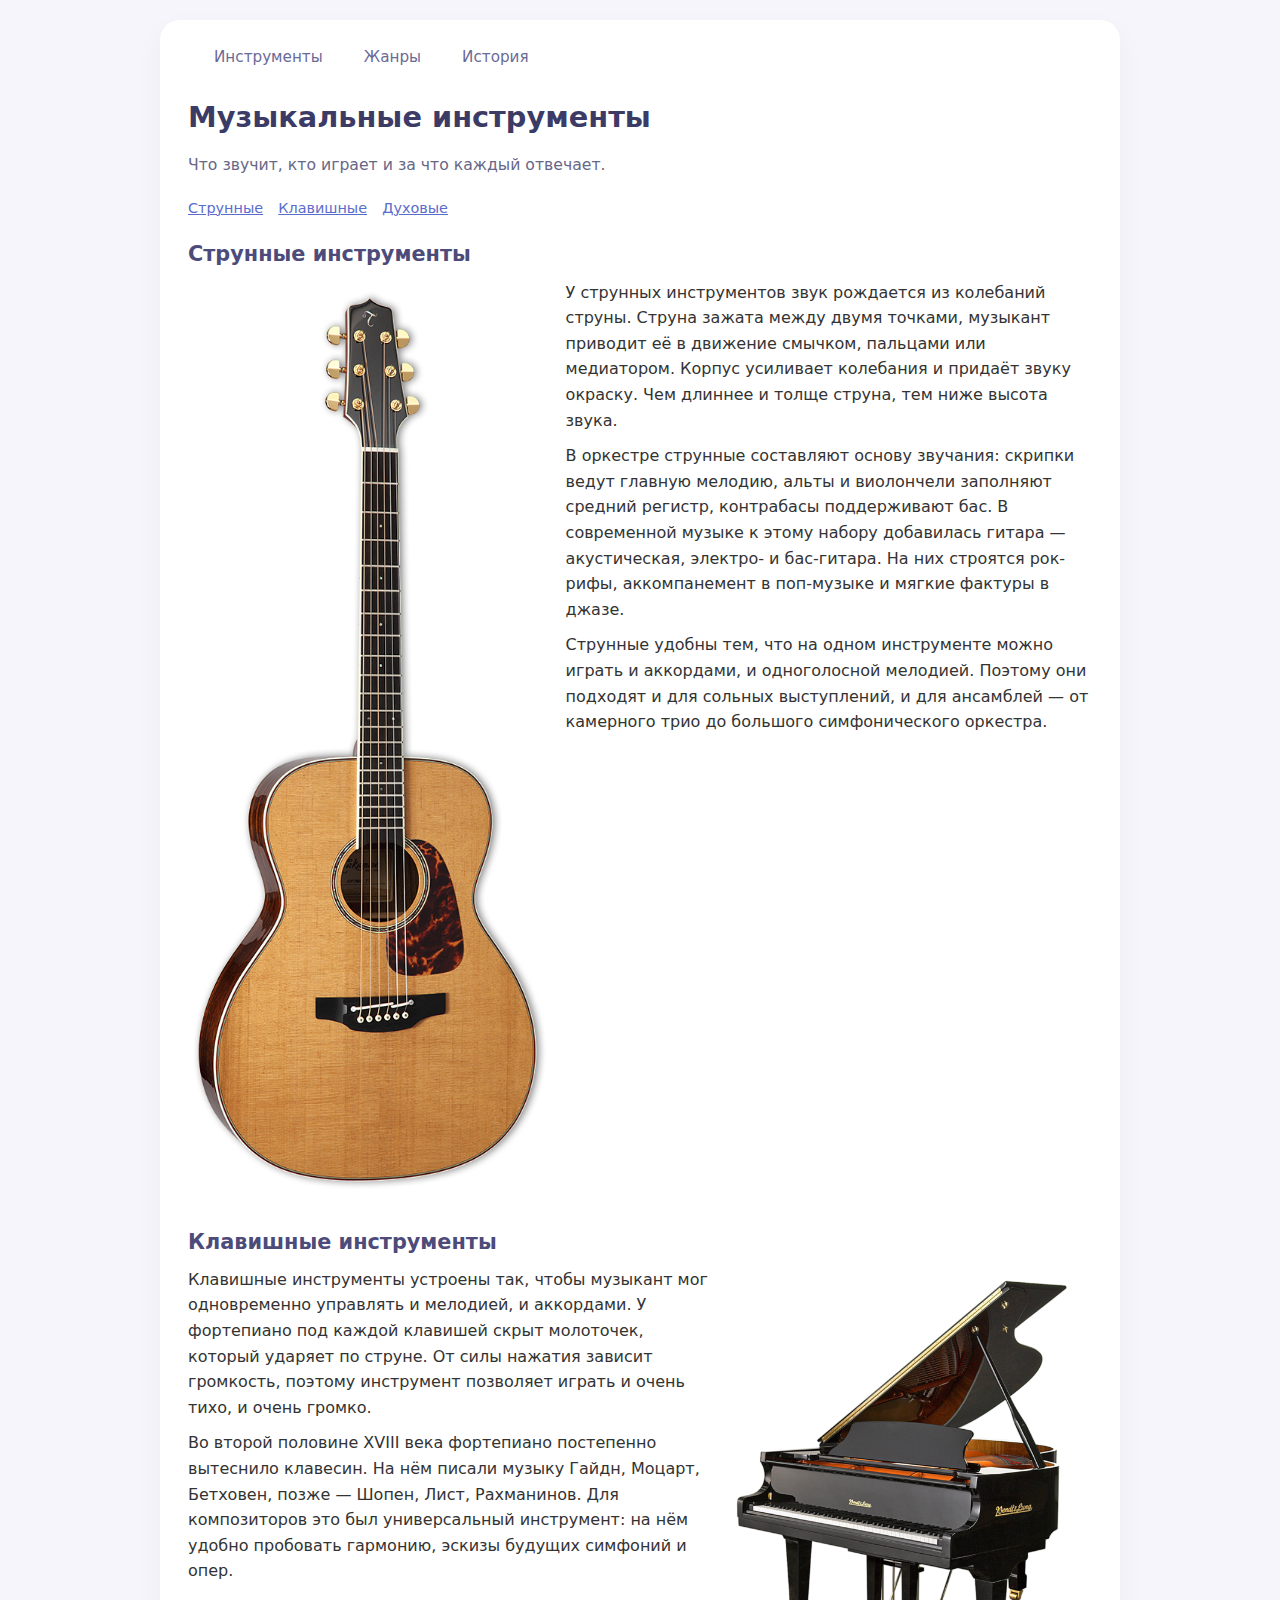
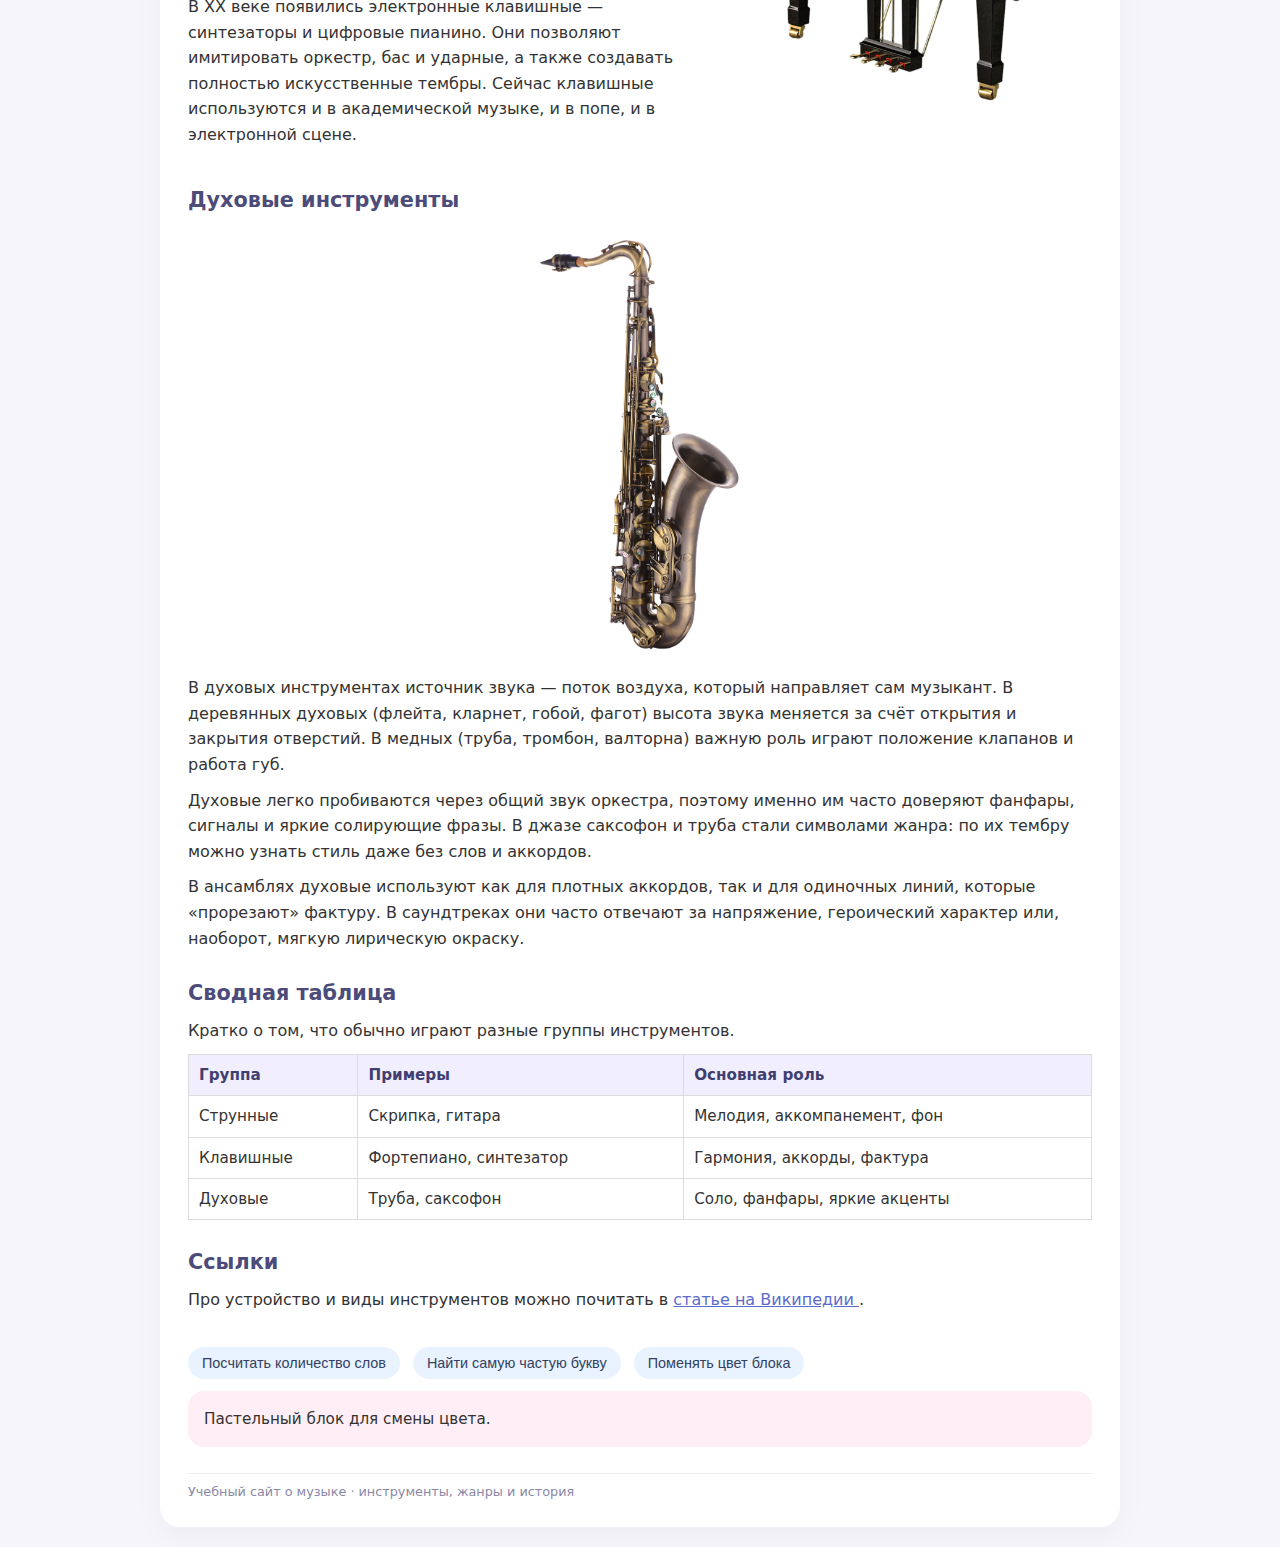
<file: index.html>
<!DOCTYPE html>
<html lang="ru">
<head>
  <meta charset="UTF-8">
  <title>Музыкальные инструменты</title>
  <meta name="description" content="Краткий сайт о музыкальных инструментах, жанрах и истории музыки.">
  <meta name="keywords" content="музыка, инструменты, жанры, история, сайт">
  <meta name="viewport" content="width=device-width, initial-scale=1.0">
  <link rel="stylesheet" href="styles.css">
  <script src="script.js" defer></script>
</head>
<body>
  <div class="container">
    <header>

      <nav>
        <a href="index.html">Инструменты</a>
        <a href="genres.html">Жанры</a>
        <a href="history.html">История</a>
      </nav>
    </header>

    <main>
      <h1>Музыкальные инструменты</h1>
      <p class="tagline">Что звучит, кто играет и за что каждый отвечает.</p>

      <div class="anchor-menu">
        <a href="#strings">Струнные</a>
        <a href="#keys">Клавишные</a>
        <a href="#winds">Духовые</a>
      </div>

      <section id="strings" class="clearfix">
        <h2>Струнные инструменты</h2>
        <img src="guitar.jpg" alt="Гитара" class="img-left">
        <p>
          У струнных инструментов звук рождается из колебаний струны. Струна зажата между двумя точками, 
          музыкант приводит её в движение смычком, пальцами или медиатором. Корпус усиливает колебания и 
          придаёт звуку окраску. Чем длиннее и толще струна, тем ниже высота звука.
        </p>
        <p>
          В оркестре струнные составляют основу звучания: скрипки ведут главную мелодию, альты и виолончели 
          заполняют средний регистр, контрабасы поддерживают бас. В современной музыке к этому набору 
          добавилась гитара — акустическая, электро- и бас-гитара. На них строятся рок-рифы, аккомпанемент 
          в поп-музыке и мягкие фактуры в джазе.
        </p>
        <p>
          Струнные удобны тем, что на одном инструменте можно играть и аккордами, и одноголосной мелодией. 
          Поэтому они подходят и для сольных выступлений, и для ансамблей — от камерного трио до большого 
          симфонического оркестра.
        </p>
      </section>

      <section id="keys" class="clearfix">
        <h2>Клавишные инструменты</h2>
        <img src="piano.jpg" alt="Фортепиано" class="img-right">
        <p>
          Клавишные инструменты устроены так, чтобы музыкант мог одновременно управлять и мелодией, 
          и аккордами. У фортепиано под каждой клавишей скрыт молоточек, который ударяет по струне. 
          От силы нажатия зависит громкость, поэтому инструмент позволяет играть и очень тихо, и очень громко.
        </p>
        <p>        
          Во второй половине XVIII века фортепиано постепенно вытеснило клавесин. На нём писали музыку  
          Гайдн, Моцарт, Бетховен, позже — Шопен, Лист, Рахманинов. Для композиторов это был универсальный 
          инструмент: на нём удобно пробовать гармонию, эскизы будущих симфоний и опер.
        </p>
        <p>
          В XX веке появились электронные клавишные — синтезаторы и цифровые пианино. Они позволяют 
          имитировать оркестр, бас и ударные, а также создавать полностью искусственные тембры. Сейчас 
          клавишные используются и в академической музыке, и в попе, и в электронной сцене.
        </p>

      </section>

      <section id="winds">
  <h2>Духовые инструменты</h2>
  <img src="jazz.jpg" alt="Саксофон" class="img-none">
        <p>
          В духовых инструментах источник звука — поток воздуха, который направляет сам музыкант. 
          В деревянных духовых (флейта, кларнет, гобой, фагот) высота звука меняется за счёт открытия 
          и закрытия отверстий. В медных (труба, тромбон, валторна) важную роль играют положение 
          клапанов и работа губ.
        </p>
        <p>
          Духовые легко пробиваются через общий звук оркестра, поэтому именно им часто доверяют 
          фанфары, сигналы и яркие солирующие фразы. В джазе саксофон и труба стали символами жанра: 
          по их тембру можно узнать стиль даже без слов и аккордов.
        </p>
        <p>
          В ансамблях духовые используют как для плотных аккордов, так и для одиночных линий, 
          которые «прорезают» фактуру. В саундтреках они часто отвечают за напряжение, героический 
          характер или, наоборот, мягкую лирическую окраску.
        </p>

</section>


      <section>
        <h2>Сводная таблица</h2>
        <p>Кратко о том, что обычно играют разные группы инструментов.</p>
        <table>
          <thead>
            <tr>
              <th>Группа</th>
              <th>Примеры</th>
              <th>Основная роль</th>
            </tr>
          </thead>
          <tbody>
            <tr>
              <td>Струнные</td>
              <td>Скрипка, гитара</td>
              <td>Мелодия, аккомпанемент, фон</td>
            </tr>
            <tr>
              <td>Клавишные</td>
              <td>Фортепиано, синтезатор</td>
              <td>Гармония, аккорды, фактура</td>
            </tr>
            <tr>
              <td>Духовые</td>
              <td>Труба, саксофон</td>
              <td>Соло, фанфары, яркие акценты</td>
            </tr>
          </tbody>
        </table>
      </section>

      <section>
        <h2>Ссылки</h2>
        <p>
          Про устройство и виды инструментов можно почитать в
          <a href="https://ru.wikipedia.org/wiki/Музыкальный_инструмент" target="_blank" rel="noopener noreferrer">
            статье на Википедии
          </a>.
        </p>
      </section>

      <section>
        <button class="btn" onclick="countWords()">Посчитать количество слов</button>
        <button class="btn" onclick="mostFrequentLetter()">Найти самую частую букву</button>
        <button class="btn" onclick="changeColor()">Поменять цвет блока</button>

        <div id="colorBox">
          Пастельный блок для смены цвета.
        </div>
      </section>
    </main>

    <footer>
      Учебный сайт о музыке · инструменты, жанры и история
    </footer>
  </div>
</body>
</html>
</file>
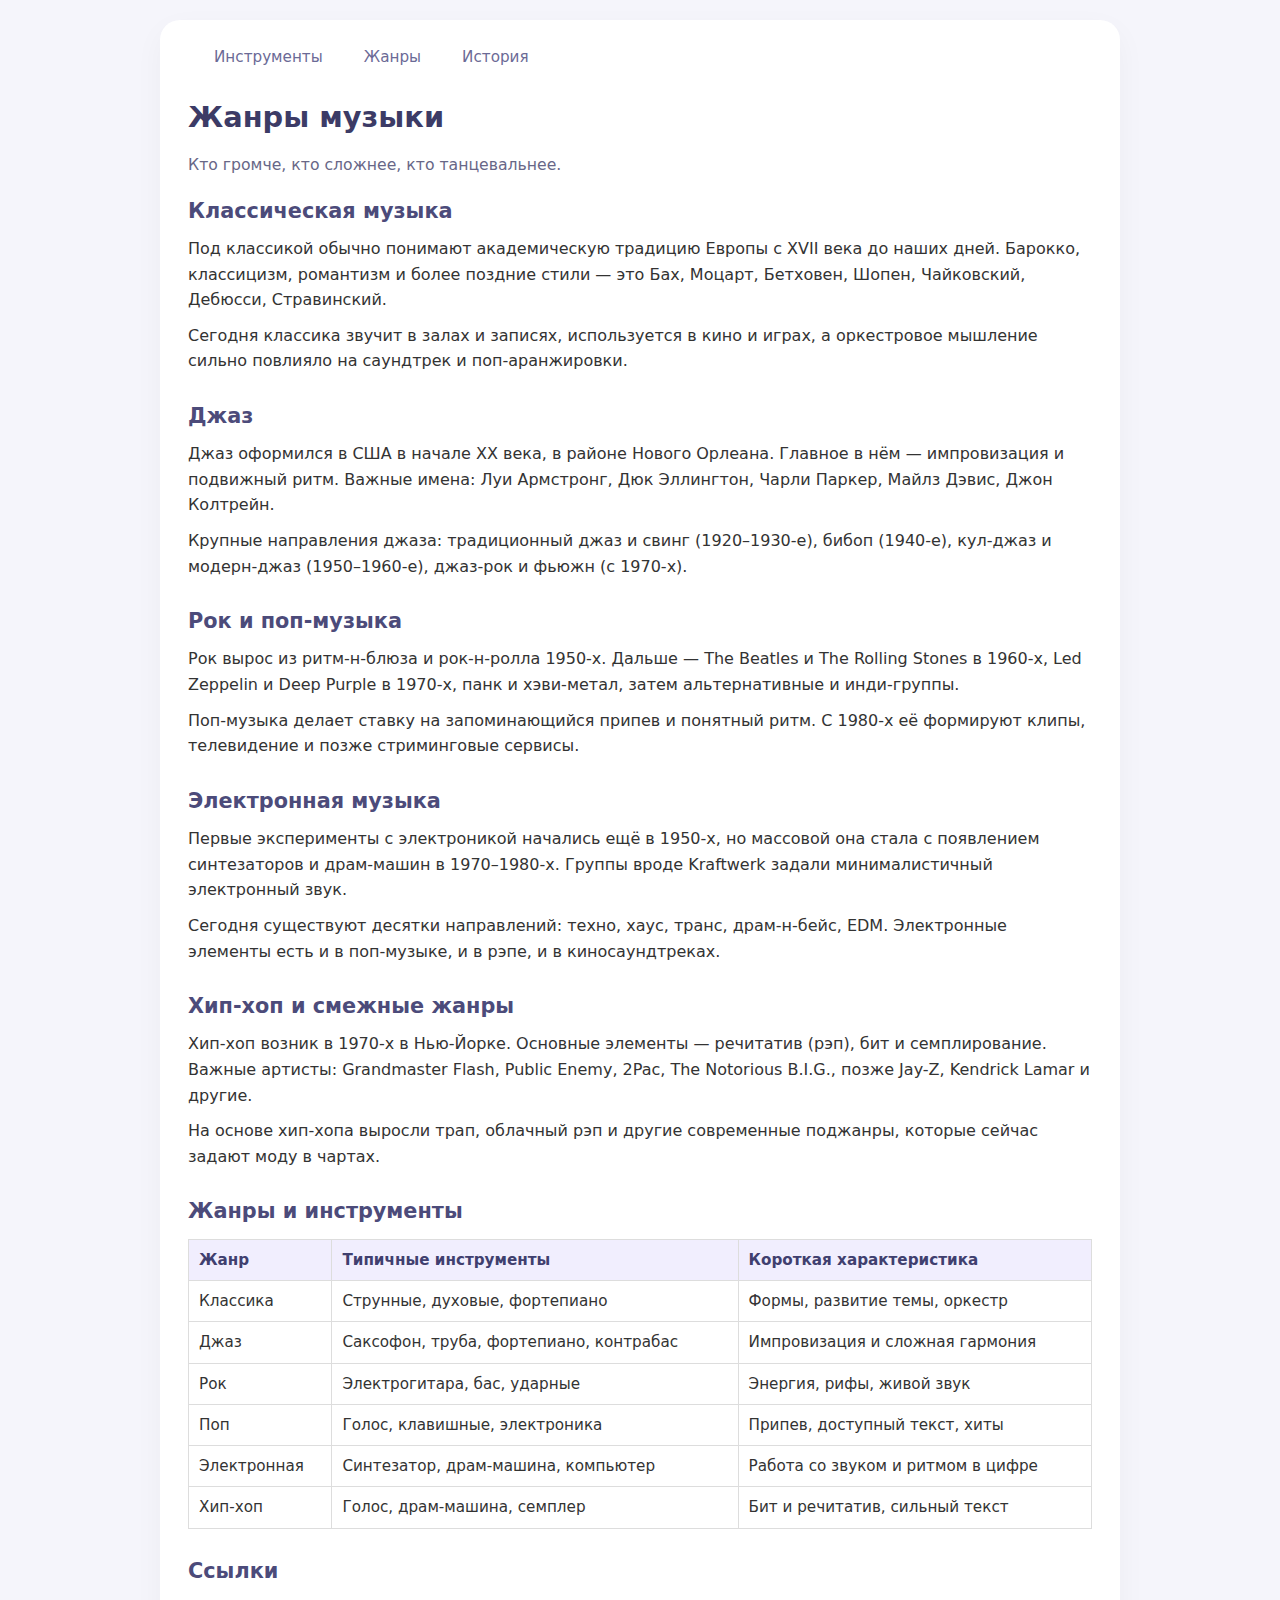
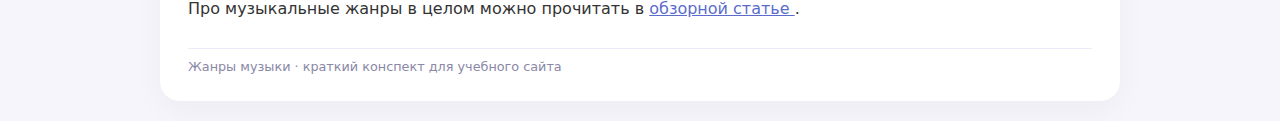
<file: genres.html>
<!DOCTYPE html>
<html lang="ru">
<head>
  <meta charset="UTF-8">
  <title>Жанры музыки</title>
  <meta name="description" content="Основные музыкальные жанры XX–XXI веков с короткими пояснениями.">
  <meta name="keywords" content="музыкальные жанры, классика, джаз, рок, поп, электронная, хип-хоп">
  <meta name="viewport" content="width=device-width, initial-scale=1.0">
  <link rel="stylesheet" href="styles.css">
  <script src="script.js" defer></script>
</head>
<body>
  <div class="container">
    <header>
      <nav>
        <a href="index.html">Инструменты</a>
        <a href="genres.html">Жанры</a>
        <a href="history.html">История</a>
      </nav>
    </header>

    <main>
      <h1>Жанры музыки</h1>
      <p class="tagline">Кто громче, кто сложнее, кто танцевальнее.</p>

      <section>
        <h2>Классическая музыка</h2>
        <p>
          Под классикой обычно понимают академическую традицию Европы с XVII века до наших дней. 
          Барокко, классицизм, романтизм и более поздние стили — это Бах, Моцарт, Бетховен, Шопен, Чайковский, Дебюсси, Стравинский.
        </p>
        <p>
          Сегодня классика звучит в залах и записях, используется в кино и играх, а оркестровое мышление сильно повлияло на саундтрек и поп-аранжировки.
        </p>
      </section>

      <section>
        <h2>Джаз</h2>
        <p>
          Джаз оформился в США в начале XX века, в районе Нового Орлеана. Главное в нём — импровизация и подвижный ритм. 
          Важные имена: Луи Армстронг, Дюк Эллингтон, Чарли Паркер, Майлз Дэвис, Джон Колтрейн.
        </p>
        <p>
          Крупные направления джаза: традиционный джаз и свинг (1920–1930-е), бибоп (1940-е), кул-джаз и модерн-джаз (1950–1960-е), джаз-рок и фьюжн (с 1970-х).
        </p>
      </section>

      <section>
        <h2>Рок и поп-музыка</h2>
        <p>
          Рок вырос из ритм-н-блюза и рок-н-ролла 1950-х. Дальше — The Beatles и The Rolling Stones в 1960-х, 
          Led Zeppelin и Deep Purple в 1970-х, панк и хэви-метал, затем альтернативные и инди-группы.
        </p>
        <p>
          Поп-музыка делает ставку на запоминающийся припев и понятный ритм. 
          С 1980-х её формируют клипы, телевидение и позже стриминговые сервисы.
        </p>
      </section>

      <section>
        <h2>Электронная музыка</h2>
        <p>
          Первые эксперименты с электроникой начались ещё в 1950-х, но массовой она стала с появлением синтезаторов и драм‑машин в 1970–1980-х. 
          Группы вроде Kraftwerk задали минималистичный электронный звук.
        </p>
        <p>
          Сегодня существуют десятки направлений: техно, хаус, транc, драм-н-бейс, EDM. 
          Электронные элементы есть и в поп-музыке, и в рэпе, и в киносаундтреках.
        </p>
      </section>

      <section>
        <h2>Хип-хоп и смежные жанры</h2>
        <p>
          Хип‑хоп возник в 1970-х в Нью-Йорке. Основные элементы — речитатив (рэп), бит и семплирование. 
          Важные артисты: Grandmaster Flash, Public Enemy, 2Pac, The Notorious B.I.G., позже Jay-Z, Kendrick Lamar и другие.
        </p>
        <p>
          На основе хип‑хопа выросли трап, облачный рэп и другие современные поджанры, которые сейчас задают моду в чартах.
        </p>
      </section>

      <section>
        <h2>Жанры и инструменты</h2>
        <table>
          <thead>
            <tr>
              <th>Жанр</th>
              <th>Типичные инструменты</th>
              <th>Короткая характеристика</th>
            </tr>
          </thead>
          <tbody>
            <tr>
              <td>Классика</td>
              <td>Струнные, духовые, фортепиано</td>
              <td>Формы, развитие темы, оркестр</td>
            </tr>
            <tr>
              <td>Джаз</td>
              <td>Саксофон, труба, фортепиано, контрабас</td>
              <td>Импровизация и сложная гармония</td>
            </tr>
            <tr>
              <td>Рок</td>
              <td>Электрогитара, бас, ударные</td>
              <td>Энергия, рифы, живой звук</td>
            </tr>
            <tr>
              <td>Поп</td>
              <td>Голос, клавишные, электроника</td>
              <td>Припев, доступный текст, хиты</td>
            </tr>
            <tr>
              <td>Электронная</td>
              <td>Синтезатор, драм‑машина, компьютер</td>
              <td>Работа со звуком и ритмом в цифре</td>
            </tr>
            <tr>
              <td>Хип‑хоп</td>
              <td>Голос, драм‑машина, семплер</td>
              <td>Бит и речитатив, сильный текст</td>
            </tr>
          </tbody>
        </table>
      </section>

      <section>
        <h2>Ссылки</h2>
        <p>
          Про музыкальные жанры в целом можно прочитать в
          <a href="https://ru.wikipedia.org/wiki/Музыкальный_жанр" target="_blank" rel="noopener noreferrer">
            обзорной статье
          </a>.
        </p>
      </section>
    </main>

    <footer>
      Жанры музыки · краткий конспект для учебного сайта
    </footer>
  </div>
</body>
</html>
</file>
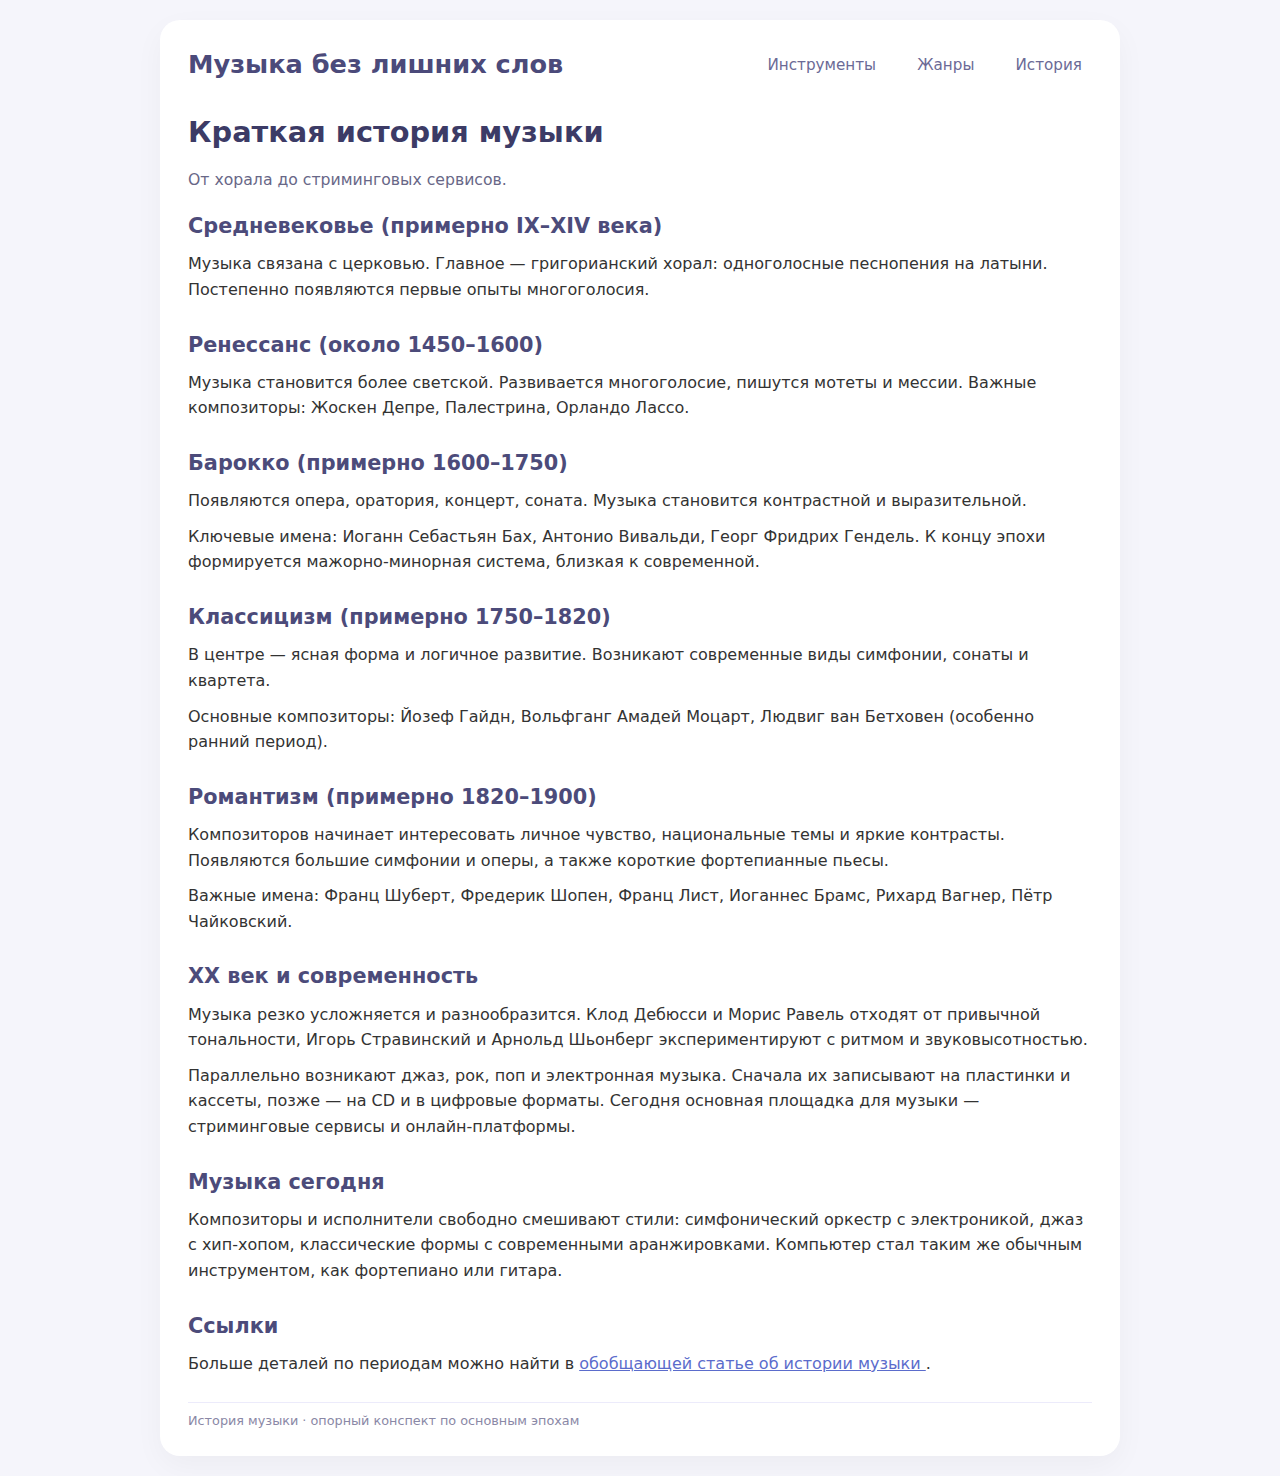
<file: history.html>
<!DOCTYPE html>
<html lang="ru">
<head>
  <meta charset="UTF-8">
  <title>История музыки</title>
  <meta name="description" content="Краткая история европейской и современной музыки по основным периодам.">
  <meta name="keywords" content="история музыки, барокко, классицизм, романтизм, XX век, композиторы">
  <meta name="viewport" content="width=device-width, initial-scale=1.0">
  <link rel="stylesheet" href="styles.css">
  <script src="script.js" defer></script>
</head>
<body>
  <div class="container">
    <header>
      <div class="site-title">Музыка без лишних слов</div>
      <nav>
        <a href="index.html">Инструменты</a>
        <a href="genres.html">Жанры</a>
        <a href="history.html">История</a>
      </nav>
    </header>

    <main>
      <h1>Краткая история музыки</h1>
      <p class="tagline">От хорала до стриминговых сервисов.</p>

      <section>
        <h2>Средневековье (примерно IX–XIV века)</h2>
        <p>
          Музыка связана с церковью. Главное — григорианский хорал: одноголосные песнопения на латыни. 
          Постепенно появляются первые опыты многоголосия.
        </p>
      </section>

      <section>
        <h2>Ренессанс (около 1450–1600)</h2>
        <p>
          Музыка становится более светской. Развивается многоголосие, пишутся мотеты и мессии. 
          Важные композиторы: Жоскен Депре, Палестрина, Орландо Лассо.
        </p>
      </section>

      <section>
        <h2>Барокко (примерно 1600–1750)</h2>
        <p>
          Появляются опера, оратория, концерт, соната. Музыка становится контрастной и выразительной.
        </p>
        <p>
          Ключевые имена: Иоганн Себастьян Бах, Антонио Вивальди, Георг Фридрих Гендель. 
          К концу эпохи формируется мажорно-минорная система, близкая к современной.
        </p>
      </section>

      <section>
        <h2>Классицизм (примерно 1750–1820)</h2>
        <p>
          В центре — ясная форма и логичное развитие. Возникают современные виды симфонии, сонаты и квартета.
        </p>
        <p>
          Основные композиторы: Йозеф Гайдн, Вольфганг Амадей Моцарт, Людвиг ван Бетховен (особенно ранний период).
        </p>
      </section>

      <section>
        <h2>Романтизм (примерно 1820–1900)</h2>
        <p>
          Композиторов начинает интересовать личное чувство, национальные темы и яркие контрасты. 
          Появляются большие симфонии и оперы, а также короткие фортепианные пьесы.
        </p>
        <p>
          Важные имена: Франц Шуберт, Фредерик Шопен, Франц Лист, Иоганнес Брамс, Рихард Вагнер, Пётр Чайковский.
        </p>
      </section>

      <section>
        <h2>XX век и современность</h2>
        <p>
          Музыка резко усложняется и разнообразится. Клод Дебюсси и Морис Равель отходят от привычной тональности, 
          Игорь Стравинский и Арнольд Шьонберг экспериментируют с ритмом и звуковысотностью.
        </p>
        <p>
          Параллельно возникают джаз, рок, поп и электронная музыка. Сначала их записывают на пластинки и кассеты, 
          позже — на CD и в цифровые форматы. Сегодня основная площадка для музыки — стриминговые сервисы и онлайн-платформы.
        </p>
      </section>

      <section>
        <h2>Музыка сегодня</h2>
        <p>
          Композиторы и исполнители свободно смешивают стили: симфонический оркестр с электроникой, 
          джаз с хип‑хопом, классические формы с современными аранжировками. 
          Компьютер стал таким же обычным инструментом, как фортепиано или гитара.
        </p>
      </section>

      <section>
        <h2>Ссылки</h2>
        <p>
          Больше деталей по периодам можно найти в
          <a href="https://ru.wikipedia.org/wiki/История_музыки" target="_blank" rel="noopener noreferrer">
            обобщающей статье об истории музыки
          </a>.
        </p>
      </section>
    </main>

    <footer>
      История музыки · опорный конспект по основным эпохам
    </footer>
  </div>
</body>
</html>
</file>
<file: styles.css>
* {
  box-sizing: border-box;
  margin: 0;
  padding: 0;
}

body {
  font-family: system-ui, -apple-system, BlinkMacSystemFont, "Segoe UI", sans-serif;
  background: #f5f5fb;
  color: #333;
  line-height: 1.6;
  padding: 20px;
}

.container {
  max-width: 960px;
  margin: 0 auto;
  background: #ffffff;
  border-radius: 20px;
  padding: 24px 28px;
  box-shadow: 0 10px 30px rgba(0, 0, 0, 0.04);
}

header {
  display: flex;
  justify-content: space-between;
  align-items: center;
  margin-bottom: 24px;
}

.site-title {
  font-size: 1.6rem;
  font-weight: 600;
  color: #4b4a7a;
}

nav a {
  margin-left: 16px;
  text-decoration: none;
  font-size: 0.95rem;
  color: #6b6a96;
  padding: 6px 10px;
  border-radius: 999px;
  transition: background 0.2s ease, color 0.2s ease;
}

nav a:hover {
  background: #ebe9ff;
  color: #403f6f;
}

h1 {
  font-size: 1.8rem;
  margin-bottom: 12px;
  color: #3c3b66;
}

h2 {
  font-size: 1.3rem;
  margin: 18px 0 8px;
  color: #4c4b7a;
}

h3 {
  font-size: 1.05rem;
  margin: 12px 0 6px;
  color: #5c5b8c;
}

p {
  margin-bottom: 10px;
}

.tagline {
  margin-bottom: 18px;
  font-size: 0.98rem;
  color: #686787;
}

section {
  margin-bottom: 26px;
}

img {
  max-width: 40%;
  border-radius: 16px;
  margin: 8px 16px 8px 0;
}

/* Обтекание разных типов */
.img-left {
  float: left;
}

.img-right {
  float: right;
}

.img-none {
  display: block;
  margin: 12px auto;
  float: none;
}

/* Очистка обтекания */
.clearfix::after {
  content: "";
  display: block;
  clear: both;
}

/* Таблица */
table {
  border-collapse: collapse;
  width: 100%;
  margin-top: 10px;
  font-size: 0.95rem;
}

th, td {
  border: 1px solid #ddd;
  padding: 8px 10px;
  text-align: left;
}

th {
  background: #f1eefe;
  color: #403f6f;
}

/* Списки */
ul, ol {
  margin-left: 18px;
  margin-bottom: 10px;
}

.anchor-menu a {
  display: inline-block;
  margin-right: 10px;
  font-size: 0.9rem;
}

/* Кнопки для JS */
.btn {
  border: none;
  border-radius: 999px;
  padding: 8px 14px;
  margin-right: 8px;
  margin-top: 8px;
  font-size: 0.9rem;
  cursor: pointer;
  background: #e9f3ff;
  color: #32415f;
  transition: background 0.2s ease, transform 0.1s ease;
}

.btn:hover {
  background: #d8e9ff;
  transform: translateY(-1px);
}

/* Блок для смены цвета */
#colorBox {
  margin-top: 12px;
  padding: 16px;
  border-radius: 16px;
  background: #ffeef5;
  font-size: 0.95rem;
}

/* Ссылки */
a {
  color: #5b6ccc;
}

a:hover {
  text-decoration: underline;
}

/* Footer */
footer {
  margin-top: 24px;
  font-size: 0.8rem;
  color: #8a88a6;
  border-top: 1px solid #ecebfb;
  padding-top: 8px;
}
</file>
